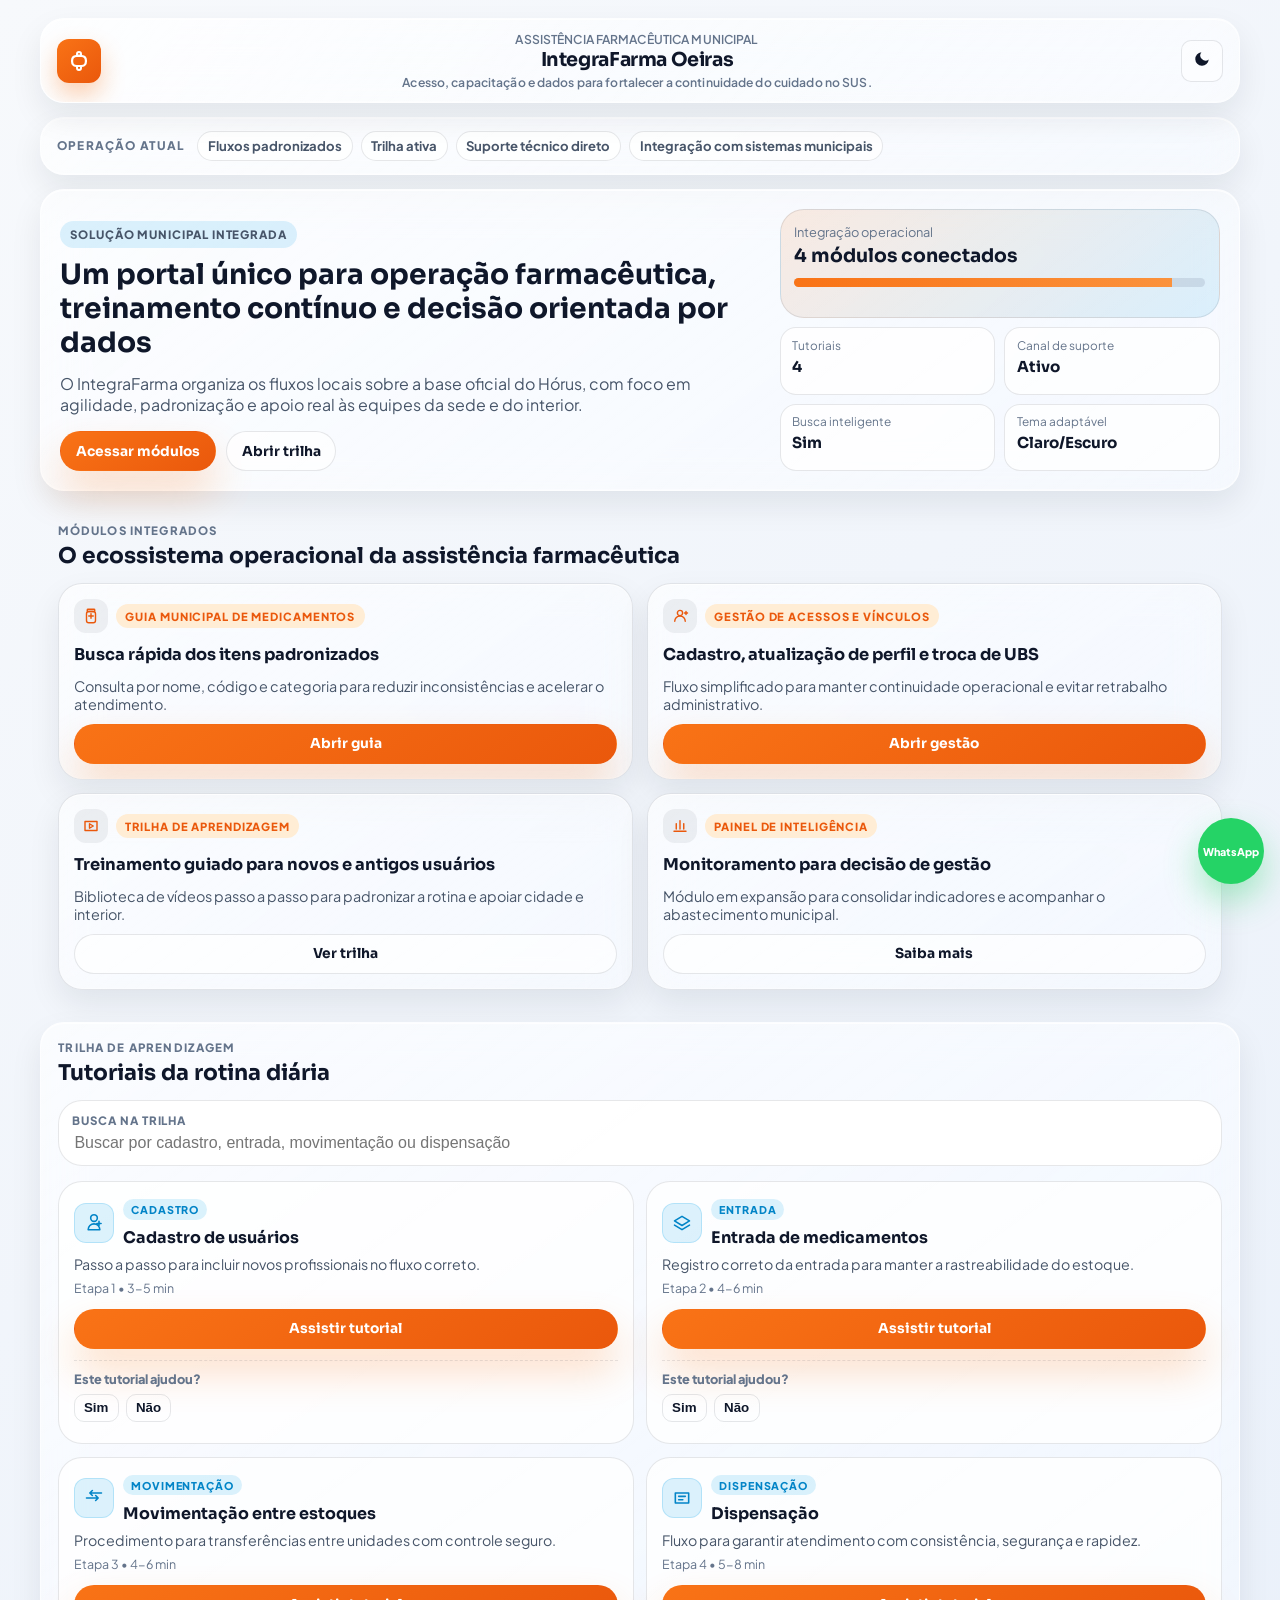
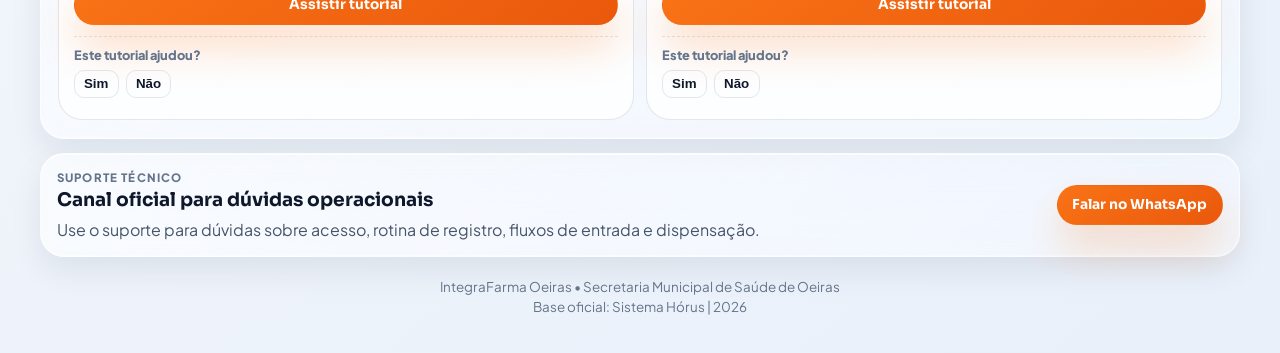
<file: index.html>
<!DOCTYPE html>
<html lang="pt-BR">
<head>
  <meta charset="UTF-8">
  <meta name="viewport" content="width=device-width, initial-scale=1.0">
  <title>IntegraFarma Oeiras | Acesso, Capacitação e Dados</title>
  <meta name="description" content="Portal municipal IntegraFarma Oeiras: guia de medicamentos, gestão de acessos, trilha de aprendizagem e inteligência de dados para assistência farmacêutica.">
  <meta name="theme-color" content="#f97316">
  <link rel="preconnect" href="https://fonts.googleapis.com">
  <link rel="preconnect" href="https://fonts.gstatic.com" crossorigin>
  <link href="https://fonts.googleapis.com/css2?family=Plus+Jakarta+Sans:wght@400;500;600;700;800&family=Sora:wght@500;600;700;800&display=swap" rel="stylesheet">
  <link rel="stylesheet" href="assets/css/styles.css?v=2.2.0">
  <script>
    (function initThemeEarly() {
      var key = "integrafarma_theme";
      var legacy = "theme";
      var saved = localStorage.getItem(key) || localStorage.getItem(legacy);
      if (saved === "dark" || (!saved && window.matchMedia && window.matchMedia("(prefers-color-scheme: dark)").matches)) {
        document.documentElement.setAttribute("data-theme", "dark");
      }
    }());
  </script>
</head>
<body>
  <div class="background-shapes" aria-hidden="true">
    <div class="shape shape-1"></div>
    <div class="shape shape-2"></div>
    <div class="shape shape-3"></div>
  </div>
  <div class="bg-particles" aria-hidden="true"></div>

  <div class="page-wrapper">
    <header class="header catalog-header card-surface reveal" data-reveal>
      <div class="brand-area brand-block">
        <div class="brand-icon" aria-hidden="true">
          <svg viewBox="0 0 24 24">
            <path d="M12 2a3 3 0 0 0-3 3v1.1A5.5 5.5 0 0 0 4 11.5v1a5.5 5.5 0 0 0 5 5.4V19a3 3 0 0 0 6 0v-1.1a5.5 5.5 0 0 0 5-5.4v-1A5.5 5.5 0 0 0 15 6.1V5a3 3 0 0 0-3-3Zm-1 3a1 1 0 1 1 2 0v.5h-2V5Zm-4.8 6.5A3.5 3.5 0 0 1 9.7 8h4.6a3.5 3.5 0 0 1 3.5 3.5v1a3.5 3.5 0 0 1-3.5 3.5H9.7a3.5 3.5 0 0 1-3.5-3.5v-1ZM11 19v-1h2v1a1 1 0 1 1-2 0Z"></path>
          </svg>
        </div>
        <div class="brand-text">
          <p class="eyebrow">Assistência Farmacêutica Municipal</p>
          <h1>IntegraFarma Oeiras</h1>
          <p class="subtitle">Acesso, capacitação e dados para fortalecer a continuidade do cuidado no SUS.</p>
        </div>
      </div>
      <button id="themeToggle" class="theme-btn" type="button" aria-label="Alternar tema">
        <span class="theme-icon moon" aria-hidden="true">
          <svg viewBox="0 0 24 24">
            <path d="M21 12.8A9 9 0 1 1 11.2 3a7 7 0 0 0 9.8 9.8Z"></path>
          </svg>
        </span>
        <span class="theme-icon sun" aria-hidden="true">
          <svg viewBox="0 0 24 24">
            <path d="M12 4.8a1 1 0 0 1 1 1V7a1 1 0 1 1-2 0V5.8a1 1 0 0 1 1-1Zm0 12.2a1 1 0 0 1 1 1v1.2a1 1 0 1 1-2 0V18a1 1 0 0 1 1-1Zm7.2-6a1 1 0 0 1 1 1 1 1 0 0 1-1 1H18a1 1 0 1 1 0-2h1.2ZM6 12a1 1 0 0 1-1 1H3.8a1 1 0 1 1 0-2H5a1 1 0 0 1 1 1Zm10.09-5.09a1 1 0 0 1 1.42 0l.86.85a1 1 0 1 1-1.42 1.42l-.85-.86a1 1 0 0 1 0-1.41ZM6.33 16.66a1 1 0 0 1 1.42 0l.85.86a1 1 0 1 1-1.41 1.41l-.86-.85a1 1 0 0 1 0-1.42Zm12.04 1.42a1 1 0 0 1-1.42 0l-.86-.85a1 1 0 0 1 1.42-1.42l.85.86a1 1 0 0 1 0 1.41ZM7.76 7.76a1 1 0 0 1-1.41 0l-.86-.85a1 1 0 0 1 1.42-1.42l.85.86a1 1 0 0 1 0 1.41ZM12 8.6a3.4 3.4 0 1 1 0 6.8 3.4 3.4 0 0 1 0-6.8Z"></path>
          </svg>
        </span>
        <span id="themeLabel">Tema</span>
      </button>
    </header>

    <section class="status-strip card-surface reveal" data-reveal>
      <p class="strip-label">Operação atual</p>
      <div class="strip-items">
        <span>Fluxos padronizados</span>
        <span>Trilha ativa</span>
        <span>Suporte técnico direto</span>
        <span>Integração com sistemas municipais</span>
      </div>
    </section>

    <section class="hero card-surface reveal" data-reveal>
      <div class="hero-copy">
        <p class="chip">Solução municipal integrada</p>
        <h2>Um portal único para operação farmacêutica, treinamento contínuo e decisão orientada por dados</h2>
        <p>O IntegraFarma organiza os fluxos locais sobre a base oficial do Hórus, com foco em agilidade, padronização e apoio real às equipes da sede e do interior.</p>
        <div class="hero-actions">
          <a href="#modulos" class="btn btn-primary">Acessar módulos</a>
          <a href="#tutorials" class="btn btn-secondary">Abrir trilha</a>
        </div>
      </div>
      <aside class="hero-board" aria-label="Resumo visual do portal">
        <article class="board-main">
          <p>Integração operacional</p>
          <strong>4 módulos conectados</strong>
          <div class="board-bar"><span style="width: 92%"></span></div>
        </article>
        <div class="board-grid">
          <article class="board-mini"><p>Tutoriais</p><strong>4</strong></article>
          <article class="board-mini"><p>Canal de suporte</p><strong>Ativo</strong></article>
          <article class="board-mini"><p>Busca inteligente</p><strong>Sim</strong></article>
          <article class="board-mini"><p>Tema adaptável</p><strong>Claro/Escuro</strong></article>
        </div>
      </aside>
    </section>

    <section id="modulos" class="modules reveal" data-reveal>
      <div class="section-head">
        <p class="section-eyebrow">Módulos integrados</p>
        <h3>O ecossistema operacional da assistência farmacêutica</h3>
      </div>
      <div class="module-grid">
        <article class="module-card card-surface" data-tags="medicamentos guia catalogo padronizados busca">
          <div class="module-top">
            <span class="module-icon" aria-hidden="true">
              <svg viewBox="0 0 24 24">
                <rect x="7" y="3" width="10" height="3" rx="1"></rect>
                <rect x="6" y="6" width="12" height="15" rx="3"></rect>
                <line x1="9" y1="12" x2="15" y2="12"></line>
                <line x1="12" y1="9" x2="12" y2="15"></line>
              </svg>
            </span>
            <span class="module-badge">Guia Municipal de Medicamentos</span>
          </div>
          <h4>Busca rápida dos itens padronizados</h4>
          <p>Consulta por nome, código e categoria para reduzir inconsistências e acelerar o atendimento.</p>
          <a class="btn btn-primary" href="https://erosbarbosa.github.io/medicamentos/" target="_blank" rel="noopener noreferrer">Abrir guia</a>
        </article>

        <article class="module-card card-surface" data-tags="cadastro acessos vinculos troca ubs perfil">
          <div class="module-top">
            <span class="module-icon" aria-hidden="true">
              <svg viewBox="0 0 24 24">
                <circle cx="12" cy="8" r="3.5"></circle>
                <path d="M5 19a7 7 0 0 1 14 0"></path>
                <path d="M18 8h4m-2-2v4"></path>
              </svg>
            </span>
            <span class="module-badge">Gestão de Acessos e Vínculos</span>
          </div>
          <h4>Cadastro, atualização de perfil e troca de UBS</h4>
          <p>Fluxo simplificado para manter continuidade operacional e evitar retrabalho administrativo.</p>
          <a class="btn btn-primary" href="https://erosbarbosa.github.io/cadastrohorus/formulario/index.html?v=v6.7" target="_blank" rel="noopener noreferrer">Abrir gestão</a>
        </article>

        <article class="module-card card-surface" data-tags="trilha aprendizagem treinamento videos capacitacao">
          <div class="module-top">
            <span class="module-icon" aria-hidden="true">
              <svg viewBox="0 0 24 24">
                <path d="M4 6h16v12H4z"></path>
                <path d="m10 9 5 3-5 3Z"></path>
              </svg>
            </span>
            <span class="module-badge">Trilha de Aprendizagem</span>
          </div>
          <h4>Treinamento guiado para novos e antigos usuários</h4>
          <p>Biblioteca de vídeos passo a passo para padronizar a rotina e apoiar cidade e interior.</p>
          <a class="btn btn-secondary" href="#tutorials">Ver trilha</a>
        </article>

        <article class="module-card card-surface" data-tags="painel inteligencia dados dashboard monitoramento">
          <div class="module-top">
            <span class="module-icon" aria-hidden="true">
              <svg viewBox="0 0 24 24">
                <path d="M4 19h16"></path>
                <path d="M7 16V9"></path>
                <path d="M12 16V5"></path>
                <path d="M17 16v-7"></path>
              </svg>
            </span>
            <span class="module-badge">Painel de Inteligência</span>
          </div>
          <h4>Monitoramento para decisão de gestão</h4>
          <p>Módulo em expansão para consolidar indicadores e acompanhar o abastecimento municipal.</p>
          <button id="openPanelModal" class="btn btn-secondary" type="button">Saiba mais</button>
        </article>
      </div>
    </section>

    <section id="tutorials" class="tutorials card-surface reveal" data-reveal>
      <div class="section-head">
        <p class="section-eyebrow">Trilha de aprendizagem</p>
        <h3>Tutoriais da rotina diária</h3>
      </div>
      <label class="search-field" for="tutorialSearch">
        <span aria-hidden="true">Busca na trilha</span>
        <input type="text" id="tutorialSearch" placeholder="Buscar por cadastro, entrada, movimentação ou dispensação">
      </label>

      <div id="tutorialGrid" class="tutorial-grid">
        <article class="tutorial-card" data-tags="cadastro novo usuário acesso perfil">
          <div class="tutorial-head">
            <div class="tutorial-title">
              <span class="tutorial-svg" aria-hidden="true">
                <svg viewBox="0 0 24 24">
                  <path d="M12 2a4 4 0 1 1 0 8 4 4 0 0 1 0-8Zm-7 18a7 7 0 0 1 14 0H5Zm10.5-7.5h5m-2.5-2.5v5"></path>
                </svg>
              </span>
              <div>
                <span class="tutorial-tag">Cadastro</span>
                <h4>Cadastro de usuários</h4>
              </div>
            </div>
            <p>Passo a passo para incluir novos profissionais no fluxo correto.</p>
            <small class="tutorial-meta" data-tutorial-meta="cadastro">Duração e link em atualização.</small>
          </div>
          <div class="tutorial-actions">
            <button class="btn btn-primary" type="button" data-open-tutorial="cadastro">Assistir tutorial</button>
            <div class="feedback-block">
              <p>Este tutorial ajudou?</p>
              <div class="feedback-buttons">
                <button type="button" data-feedback="yes" data-tutorial="cadastro">Sim</button>
                <button type="button" data-feedback="no" data-tutorial="cadastro">Não</button>
              </div>
              <small id="feedbackCount-cadastro" hidden></small>
            </div>
          </div>
        </article>

        <article class="tutorial-card" data-tags="entrada medicamentos estoque recebimento">
          <div class="tutorial-head">
            <div class="tutorial-title">
              <span class="tutorial-svg" aria-hidden="true">
                <svg viewBox="0 0 24 24">
                  <path d="M3 9.5 12 4l9 5.5-9 5.5-9-5.5Zm0 5 9 5.5 9-5.5"></path>
                </svg>
              </span>
              <div>
                <span class="tutorial-tag">Entrada</span>
                <h4>Entrada de medicamentos</h4>
              </div>
            </div>
            <p>Registro correto da entrada para manter a rastreabilidade do estoque.</p>
            <small class="tutorial-meta" data-tutorial-meta="entrada">Duração e link em atualização.</small>
          </div>
          <div class="tutorial-actions">
            <button class="btn btn-primary" type="button" data-open-tutorial="entrada">Assistir tutorial</button>
            <div class="feedback-block">
              <p>Este tutorial ajudou?</p>
              <div class="feedback-buttons">
                <button type="button" data-feedback="yes" data-tutorial="entrada">Sim</button>
                <button type="button" data-feedback="no" data-tutorial="entrada">Não</button>
              </div>
              <small id="feedbackCount-entrada" hidden></small>
            </div>
          </div>
        </article>

        <article class="tutorial-card" data-tags="movimentação transferência unidades almoxarifado">
          <div class="tutorial-head">
            <div class="tutorial-title">
              <span class="tutorial-svg" aria-hidden="true">
                <svg viewBox="0 0 24 24">
                  <path d="M3 12h14m0 0-3-3m3 3-3 3M21 6H7m0 0 3-3M7 6l3 3"></path>
                </svg>
              </span>
              <div>
                <span class="tutorial-tag">Movimentação</span>
                <h4>Movimentação entre estoques</h4>
              </div>
            </div>
            <p>Procedimento para transferências entre unidades com controle seguro.</p>
            <small class="tutorial-meta" data-tutorial-meta="movimentacao">Duração e link em atualização.</small>
          </div>
          <div class="tutorial-actions">
            <button class="btn btn-primary" type="button" data-open-tutorial="movimentacao">Assistir tutorial</button>
            <div class="feedback-block">
              <p>Este tutorial ajudou?</p>
              <div class="feedback-buttons">
                <button type="button" data-feedback="yes" data-tutorial="movimentacao">Sim</button>
                <button type="button" data-feedback="no" data-tutorial="movimentacao">Não</button>
              </div>
              <small id="feedbackCount-movimentacao" hidden></small>
            </div>
          </div>
        </article>

        <article class="tutorial-card" data-tags="dispensação paciente receita atendimento">
          <div class="tutorial-head">
            <div class="tutorial-title">
              <span class="tutorial-svg" aria-hidden="true">
                <svg viewBox="0 0 24 24">
                  <path d="M4 6h16v12H4zM8 10h8m-8 4h5"></path>
                </svg>
              </span>
              <div>
                <span class="tutorial-tag">Dispensação</span>
                <h4>Dispensação</h4>
              </div>
            </div>
            <p>Fluxo para garantir atendimento com consistência, segurança e rapidez.</p>
            <small class="tutorial-meta" data-tutorial-meta="dispensacao">Duração e link em atualização.</small>
          </div>
          <div class="tutorial-actions">
            <button class="btn btn-primary" type="button" data-open-tutorial="dispensacao">Assistir tutorial</button>
            <div class="feedback-block">
              <p>Este tutorial ajudou?</p>
              <div class="feedback-buttons">
                <button type="button" data-feedback="yes" data-tutorial="dispensacao">Sim</button>
                <button type="button" data-feedback="no" data-tutorial="dispensacao">Não</button>
              </div>
              <small id="feedbackCount-dispensacao" hidden></small>
            </div>
          </div>
        </article>
      </div>
    </section>

    <section class="support card-surface reveal" data-reveal>
      <div class="support-content">
        <p class="section-eyebrow">Suporte técnico</p>
        <h3>Canal oficial para dúvidas operacionais</h3>
        <p>Use o suporte para dúvidas sobre acesso, rotina de registro, fluxos de entrada e dispensação.</p>
      </div>
      <a class="btn btn-primary support-btn" href="https://wa.me/5589994350078" target="_blank" rel="noopener noreferrer" aria-label="Abrir suporte no WhatsApp">
        Falar no WhatsApp
      </a>
    </section>

    <footer class="footer page-footer reveal" data-reveal>
      <p>IntegraFarma Oeiras • Secretaria Municipal de Saúde de Oeiras</p>
      <p>Base oficial: Sistema Hórus | <span id="currentYear"></span></p>
    </footer>
  </div>

  <a href="https://wa.me/5589994350078" class="floating-whatsapp" target="_blank" rel="noopener noreferrer" aria-label="Abrir suporte técnico no WhatsApp">
    <span aria-hidden="true">WhatsApp</span>
  </a>

  <div id="feedbackToast" class="feedback-toast hidden" role="status" aria-live="polite"></div>

  <div id="videoModal" class="modal hidden" role="dialog" aria-modal="true" aria-labelledby="videoModalTitle">
    <div class="modal-content card-surface" role="document">
      <div class="modal-head">
        <h4 id="videoModalTitle">Tutorial</h4>
        <button id="closeVideoModal" type="button" aria-label="Fechar tutorial">Fechar</button>
      </div>
      <p id="videoModalMeta" class="modal-meta">Treinamento Hórus • Conteúdo guiado</p>
      <div class="video-frame">
        <iframe id="videoPlayer" title="Player de tutorial" src="" allow="accelerometer; autoplay; clipboard-write; encrypted-media; gyroscope; picture-in-picture; web-share" allowfullscreen></iframe>
      </div>
      <p class="modal-help">Pressione ESC para fechar.</p>
    </div>
  </div>

  <div id="panelModal" class="modal hidden" role="dialog" aria-modal="true" aria-labelledby="panelModalTitle">
    <div class="modal-content card-surface panel-modal" role="document">
      <div class="modal-head">
        <h4 id="panelModalTitle">Painel de Inteligência</h4>
        <button id="closePanelModal" type="button" aria-label="Fechar modal">Fechar</button>
      </div>
      <p>Este módulo está em expansão para consolidar indicadores operacionais e assistenciais em uma visão única de gestão.</p>
      <p>Enquanto isso, os dados continuam sendo acompanhados pelos dashboards oficiais já publicados pela equipe municipal.</p>
    </div>
  </div>

  <script src="assets/js/app.js?v=2.2.0" defer></script>
</body>
</html>
</file>
<file: assets/css/styles.css>
:root {
  --brand: #f97316;
  --brand-strong: #ea580c;
  --brand-soft: #ffedd5;
  --brand-glow: rgba(249, 115, 22, 0.24);
  --ok: #10b981;
  --ok-soft: rgba(16, 185, 129, 0.16);
  --info: #0ea5e9;
  --info-soft: rgba(14, 165, 233, 0.16);
  --whatsapp: #25d366;

  --bg-start: #f7f9fc;
  --bg-mid: #f1f5fb;
  --bg-end: #e9f0fa;
  --surface-main: rgba(255, 255, 255, 0.78);
  --surface-card: rgba(255, 255, 255, 0.95);
  --surface-input: rgba(255, 255, 255, 0.95);
  --glass-border: rgba(255, 255, 255, 0.55);
  --border-soft: rgba(15, 23, 42, 0.1);
  --border-strong: rgba(15, 23, 42, 0.18);
  --text-main: #0f172a;
  --text-muted: #475569;
  --text-soft: #64748b;

  --radius-xs: 8px;
  --radius-sm: 12px;
  --radius-md: 16px;
  --radius-lg: 24px;
  --radius-xl: 30px;
  --radius-pill: 999px;

  --shadow-soft: 0 14px 32px rgba(15, 23, 42, 0.08);
  --shadow-mid: 0 24px 48px rgba(15, 23, 42, 0.12);
  --shadow-brand: 0 22px 40px rgba(249, 115, 22, 0.24);

  --font-body: "Plus Jakarta Sans", "Segoe UI", sans-serif;
  --font-heading: "Sora", "Plus Jakarta Sans", sans-serif;

  --ease-standard: cubic-bezier(0.2, 0.8, 0.2, 1);
  --ease-bounce: cubic-bezier(0.34, 1.56, 0.64, 1);
}

:root[data-theme="dark"] {
  --bg-start: #0b1220;
  --bg-mid: #14253a;
  --bg-end: #1e293b;
  --surface-main: rgba(15, 23, 42, 0.7);
  --surface-card: rgba(15, 23, 42, 0.9);
  --surface-input: rgba(30, 41, 59, 0.9);
  --glass-border: rgba(148, 163, 184, 0.24);
  --border-soft: rgba(148, 163, 184, 0.22);
  --border-strong: rgba(148, 163, 184, 0.44);
  --text-main: #f8fafc;
  --text-muted: #cbd5e1;
  --text-soft: #94a3b8;
  --shadow-soft: 0 10px 30px rgba(2, 6, 23, 0.45);
  --shadow-mid: 0 24px 52px rgba(2, 6, 23, 0.58);
  --brand-soft: rgba(249, 115, 22, 0.15);
}

* {
  box-sizing: border-box;
}

html,
body {
  margin: 0;
  padding: 0;
}

body {
  min-height: 100vh;
  font-family: var(--font-body);
  color: var(--text-main);
  background: linear-gradient(140deg, var(--bg-start) 0%, var(--bg-mid) 44%, var(--bg-end) 100%);
  -webkit-font-smoothing: antialiased;
  text-rendering: optimizeLegibility;
  position: relative;
  overflow-x: hidden;
  transition: background 0.3s var(--ease-standard), color 0.3s var(--ease-standard);
}

body::before {
  content: "";
  position: fixed;
  inset: 0;
  background-image: radial-gradient(circle at 1px 1px, rgba(148, 163, 184, 0.14) 1px, transparent 0);
  background-size: 18px 18px;
  opacity: 0;
  pointer-events: none;
  z-index: -3;
}

.bg-particles {
  display: none;
}

.background-shapes {
  display: none;
}

.shape {
  position: absolute;
  border-radius: 999px;
  filter: blur(90px);
  opacity: 0.3;
  animation: floatAmbient 16s ease-in-out infinite alternate;
}

.shape-1 {
  width: 420px;
  height: 420px;
  top: -120px;
  left: -140px;
  background: rgba(249, 115, 22, 0.48);
}

.shape-2 {
  width: 360px;
  height: 360px;
  right: -120px;
  bottom: 10%;
  background: rgba(34, 197, 94, 0.4);
  animation-delay: -6s;
}

.shape-3 {
  width: 280px;
  height: 280px;
  top: 42%;
  left: 20%;
  background: rgba(249, 115, 22, 0.22);
  animation-delay: -11s;
}

.page-wrapper {
  width: min(1200px, calc(100% - 28px));
  margin: 0 auto;
  padding: 18px 0 28px;
  display: flex;
  flex-direction: column;
  gap: 14px;
  position: relative;
  z-index: 1;
}

.card-surface {
  border: 1px solid rgba(255, 255, 255, 0.62);
  border-radius: var(--radius-lg);
  background: linear-gradient(145deg, rgba(255, 255, 255, 0.66), rgba(255, 255, 255, 0.4));
  backdrop-filter: blur(20px) saturate(165%);
  -webkit-backdrop-filter: blur(20px) saturate(165%);
  box-shadow: var(--shadow-soft), inset 0 1px 0 rgba(255, 255, 255, 0.8), inset 0 -1px 0 rgba(255, 255, 255, 0.36);
}

:root[data-theme="dark"] .card-surface {
  border-color: rgba(148, 163, 184, 0.36);
  background: linear-gradient(145deg, rgba(30, 41, 59, 0.72), rgba(15, 23, 42, 0.62));
  box-shadow: var(--shadow-soft), inset 0 1px 0 rgba(148, 163, 184, 0.24), inset 0 -1px 0 rgba(15, 23, 42, 0.55);
}

.reveal {
  opacity: 0;
  transform: translateY(18px) scale(0.98);
  transition: opacity 0.5s var(--ease-standard), transform 0.5s var(--ease-standard);
}

.reveal.reveal-visible {
  opacity: 1;
  transform: translateY(0) scale(1);
}

.header,
.catalog-header {
  position: sticky;
  top: 14px;
  z-index: 40;
  padding: 12px 16px;
  display: flex;
  align-items: center;
  justify-content: space-between;
  gap: 14px;
  overflow: hidden;
}

.header::before,
.catalog-header::before {
  content: "";
  position: absolute;
  inset: 0;
  background: linear-gradient(120deg, rgba(255, 255, 255, 0.42), rgba(255, 255, 255, 0.08) 45%, rgba(255, 255, 255, 0.28));
  pointer-events: none;
  z-index: 0;
}

.header > *,
.catalog-header > * {
  position: relative;
  z-index: 1;
}

.brand-area,
.brand-block {
  position: relative;
  display: flex;
  align-items: center;
  justify-content: center;
  gap: 0;
  min-width: 0;
  flex: 1;
  padding: 0 6px 0 56px;
}

.brand-icon {
  width: 44px;
  height: 44px;
  border-radius: 12px;
  color: #fff;
  display: inline-flex;
  align-items: center;
  justify-content: center;
  background: linear-gradient(140deg, var(--brand), var(--brand-strong));
  box-shadow: 0 12px 24px rgba(249, 115, 22, 0.33);
  position: absolute;
  left: 0;
  top: 50%;
  transform: translateY(-50%);
  flex-shrink: 0;
}

.brand-icon svg {
  width: 24px;
  fill: currentColor;
}

.brand-text {
  text-align: center;
  width: 100%;
  min-width: 0;
}

.brand-text .eyebrow {
  margin: 0;
  color: var(--text-soft);
  font-size: 0.76rem;
  text-transform: uppercase;
  letter-spacing: 0.01em;
  font-weight: 600;
}

.brand-text h1 {
  margin: 0;
  font-family: var(--font-heading);
  font-size: clamp(1rem, 2vw, 1.2rem);
  letter-spacing: -0.02em;
  font-weight: 700;
}

.brand-text .subtitle {
  margin: 2px 0 0;
  color: var(--text-soft);
  font-size: 0.76rem;
  font-weight: 600;
  letter-spacing: 0.01em;
  text-align: center;
}

.theme-btn {
  border: 1px solid var(--border-soft);
  border-radius: 10px;
  width: 42px;
  height: 42px;
  padding: 0 0.78rem;
  display: inline-flex;
  align-items: center;
  justify-content: center;
  gap: 0;
  background: rgba(255, 255, 255, 0.46);
  color: var(--text-main);
  cursor: pointer;
  position: relative;
  transition: transform 0.25s var(--ease-bounce), background 0.25s var(--ease-standard), border-color 0.25s var(--ease-standard);
}

:root[data-theme="dark"] .theme-btn {
  background: rgba(15, 23, 42, 0.72);
}

.theme-btn:hover {
  transform: translateY(-2px) rotate(8deg);
  border-color: var(--border-strong);
}

.theme-btn:focus-visible {
  outline: 3px solid var(--brand-glow);
  outline-offset: 2px;
}

.theme-icon {
  position: absolute;
  transition: opacity 0.2s var(--ease-standard), transform 0.2s var(--ease-standard);
}

.theme-icon svg {
  width: 18px;
  fill: currentColor;
}

.theme-icon.sun {
  opacity: 0;
  transform: scale(0.7);
}

:root[data-theme="dark"] .theme-icon.sun {
  opacity: 1;
  transform: scale(1);
}

:root[data-theme="dark"] .theme-icon.moon {
  opacity: 0;
  transform: scale(0.7);
}

#themeLabel {
  display: none;
}

.status-strip {
  padding: 0.8rem 1rem;
  display: flex;
  align-items: center;
  gap: 0.8rem;
  overflow: hidden;
}

.strip-label {
  margin: 0;
  font-size: 0.74rem;
  font-weight: 800;
  text-transform: uppercase;
  letter-spacing: 0.1em;
  color: var(--text-soft);
  white-space: nowrap;
}

.strip-items {
  display: flex;
  gap: 0.5rem;
  flex-wrap: wrap;
}

.strip-items span {
  border: 1px solid var(--border-soft);
  border-radius: var(--radius-pill);
  padding: 0.35rem 0.6rem;
  font-size: 0.82rem;
  font-weight: 700;
  color: var(--text-muted);
  background: var(--surface-main);
}

.hero {
  padding: 1.2rem;
  display: grid;
  grid-template-columns: 1.6fr 1fr;
  gap: 0.95rem;
  align-items: stretch;
}

.chip {
  margin: 0;
  width: fit-content;
  padding: 0.36rem 0.62rem;
  border-radius: var(--radius-pill);
  font-size: 0.72rem;
  text-transform: uppercase;
  letter-spacing: 0.08em;
  font-weight: 800;
  color: #0284c7;
  background: rgba(14, 165, 233, 0.14);
}

:root[data-theme="dark"] .chip {
  color: #7dd3fc;
}

.hero-copy h2 {
  margin: 0.6rem 0 0;
  font-family: var(--font-heading);
  font-size: clamp(1.38rem, 2.2vw, 2.1rem);
  line-height: 1.22;
}

.hero-copy p {
  margin: 0.78rem 0 0;
  color: var(--text-muted);
  max-width: 64ch;
}

.hero-actions {
  margin-top: 1rem;
  display: flex;
  flex-wrap: wrap;
  gap: 0.65rem;
}

.hero-board {
  display: grid;
  gap: 0.58rem;
}

.board-main {
  border: 1px solid var(--border-soft);
  border-radius: var(--radius-lg);
  background: linear-gradient(140deg, rgba(249, 115, 22, 0.12), rgba(14, 165, 233, 0.12));
  padding: 0.86rem;
}

.board-main p {
  margin: 0;
  color: var(--text-soft);
  font-size: 0.8rem;
}

.board-main strong {
  margin-top: 0.26rem;
  display: block;
  font-size: 1.18rem;
  font-family: var(--font-heading);
}

.board-bar {
  margin-top: 0.7rem;
  border-radius: 999px;
  height: 9px;
  background: rgba(148, 163, 184, 0.3);
  overflow: hidden;
}

.board-bar span {
  display: block;
  height: 100%;
  background: linear-gradient(90deg, var(--brand), #fb923c);
}

.board-grid {
  display: grid;
  grid-template-columns: repeat(2, minmax(0, 1fr));
  gap: 0.58rem;
}

.board-mini {
  border: 1px solid var(--border-soft);
  border-radius: var(--radius-md);
  background: var(--surface-main);
  padding: 0.6rem 0.7rem;
}

.board-mini p {
  margin: 0;
  color: var(--text-soft);
  font-size: 0.74rem;
}

.board-mini strong {
  display: block;
  margin-top: 0.24rem;
  font-family: var(--font-heading);
  font-size: 0.95rem;
}

.modules {
  padding: 1.1rem;
}

.section-head {
  margin-bottom: 0.9rem;
}

.section-eyebrow {
  margin: 0;
  color: var(--text-soft);
  font-size: 0.72rem;
  text-transform: uppercase;
  letter-spacing: 0.1em;
  font-weight: 800;
}

.section-head h3 {
  margin: 0.24rem 0 0;
  font-family: var(--font-heading);
  font-size: clamp(1.05rem, 1.7vw, 1.4rem);
}

.module-grid {
  display: grid;
  grid-template-columns: repeat(2, minmax(0, 1fr));
  gap: 0.82rem;
}

.module-card {
  position: relative;
  overflow: hidden;
  padding: 0.95rem;
  border: 1px solid var(--border-soft);
  border-radius: var(--radius-lg);
  display: grid;
  gap: 0.7rem;
  transition: transform 0.28s var(--ease-bounce), box-shadow 0.28s var(--ease-standard), border-color 0.28s var(--ease-standard);
}

.module-card::after {
  content: "";
  position: absolute;
  inset: auto -40% -55% auto;
  width: 200px;
  height: 200px;
  background: radial-gradient(circle, rgba(249, 115, 22, 0.14), transparent 70%);
  pointer-events: none;
}

.module-card:hover {
  transform: translateY(-4px);
  border-color: rgba(249, 115, 22, 0.28);
  box-shadow: var(--shadow-mid);
}

.module-top {
  display: flex;
  align-items: center;
  gap: 0.52rem;
}

.module-icon {
  width: 34px;
  height: 34px;
  border-radius: 12px;
  display: grid;
  place-items: center;
  background: rgba(15, 23, 42, 0.06);
  color: var(--brand-strong);
}

:root[data-theme="dark"] .module-icon {
  background: rgba(148, 163, 184, 0.16);
}

.module-icon svg {
  width: 18px;
  height: 18px;
  fill: none;
  stroke: currentColor;
  stroke-width: 1.9;
  stroke-linecap: round;
  stroke-linejoin: round;
}

.module-badge {
  width: fit-content;
  padding: 0.32rem 0.58rem;
  border-radius: var(--radius-pill);
  background: var(--brand-soft);
  color: var(--brand-strong);
  font-size: 0.7rem;
  text-transform: uppercase;
  letter-spacing: 0.08em;
  font-weight: 800;
}

.module-card h4 {
  margin: 0;
  font-family: var(--font-heading);
  font-size: 1.02rem;
}

.module-card p {
  margin: 0;
  color: var(--text-muted);
  font-size: 0.9rem;
}

.tutorials {
  padding: 1.08rem;
}

.search-field {
  border: 1px solid var(--border-soft);
  border-radius: var(--radius-lg);
  background: var(--surface-input);
  padding: 0.75rem 0.82rem;
  display: grid;
  gap: 0.32rem;
  margin-bottom: 0.95rem;
}

.search-field span {
  color: var(--text-soft);
  font-size: 0.72rem;
  text-transform: uppercase;
  letter-spacing: 0.08em;
  font-weight: 800;
}

.search-field input {
  border: 0;
  outline: none;
  background: transparent;
  color: var(--text-main);
  font-size: 1rem;
}

.tutorial-grid {
  display: grid;
  grid-template-columns: repeat(2, minmax(0, 1fr));
  gap: 0.8rem;
}

.tutorial-card {
  border: 1px solid var(--border-soft);
  border-radius: var(--radius-lg);
  background: var(--surface-main);
  padding: 0.9rem;
  display: grid;
  gap: 0.72rem;
  transition: transform 0.28s var(--ease-bounce), border-color 0.28s var(--ease-standard);
}

.tutorial-card:hover {
  transform: translateY(-3px);
  border-color: rgba(14, 165, 233, 0.35);
}

.tutorial-card.is-hidden {
  display: none;
}

.tutorial-title {
  display: grid;
  grid-template-columns: auto 1fr;
  align-items: center;
  gap: 0.6rem;
}

.tutorial-svg {
  width: 40px;
  height: 40px;
  border-radius: 12px;
  display: grid;
  place-items: center;
  background: rgba(14, 165, 233, 0.14);
  border: 1px solid rgba(14, 165, 233, 0.2);
  color: #0284c7;
}

:root[data-theme="dark"] .tutorial-svg {
  color: #7dd3fc;
  background: rgba(14, 165, 233, 0.18);
  border-color: rgba(125, 211, 252, 0.24);
}

.tutorial-svg svg {
  width: 20px;
  height: 20px;
  fill: none;
  stroke: currentColor;
  stroke-width: 1.9;
  stroke-linecap: round;
  stroke-linejoin: round;
}

.tutorial-tag {
  display: inline-flex;
  width: fit-content;
  padding: 0.24rem 0.5rem;
  border-radius: var(--radius-pill);
  background: rgba(14, 165, 233, 0.15);
  color: #0284c7;
  font-size: 0.67rem;
  text-transform: uppercase;
  letter-spacing: 0.08em;
  font-weight: 800;
}

.tutorial-head h4 {
  margin: 0.48rem 0 0;
  font-family: var(--font-heading);
}

.tutorial-head p {
  margin: 0.42rem 0 0;
  color: var(--text-muted);
  font-size: 0.89rem;
}

.tutorial-meta {
  display: inline-block;
  margin-top: 0.45rem;
  color: var(--text-soft);
  font-size: 0.78rem;
}

.tutorial-actions {
  display: grid;
  gap: 0.7rem;
}

.feedback-block {
  border-top: 1px dashed var(--border-soft);
  padding-top: 0.62rem;
}

.feedback-block p {
  margin: 0 0 0.44rem;
  color: var(--text-soft);
  font-size: 0.8rem;
  font-weight: 800;
}

.feedback-buttons {
  display: flex;
  gap: 0.44rem;
}

.feedback-buttons button {
  border: 1px solid var(--border-soft);
  border-radius: 10px;
  background: transparent;
  color: var(--text-main);
  font-weight: 700;
  padding: 0.34rem 0.58rem;
  cursor: pointer;
  transition: border-color 0.24s var(--ease-standard), background 0.24s var(--ease-standard), transform 0.24s var(--ease-bounce);
}

.feedback-buttons button:hover {
  transform: translateY(-1px);
  background: rgba(14, 165, 233, 0.12);
  border-color: rgba(14, 165, 233, 0.36);
}

.feedback-buttons button.active {
  background: rgba(16, 185, 129, 0.14);
  border-color: rgba(16, 185, 129, 0.38);
}

.feedback-block small {
  display: block;
  margin-top: 0.46rem;
  color: var(--text-soft);
}

.support {
  padding: 1rem;
  display: flex;
  justify-content: space-between;
  align-items: center;
  gap: 0.9rem;
}

.support-content h3 {
  margin: 0.22rem 0 0;
  font-family: var(--font-heading);
}

.support-content p:last-child {
  margin: 0.52rem 0 0;
  color: var(--text-muted);
}

.support-btn {
  white-space: nowrap;
}

.footer {
  text-align: center;
  color: var(--text-soft);
  font-size: 0.84rem;
  padding-top: 0.2rem;
}

.page-footer {
  padding-bottom: 0.4rem;
}

.footer p {
  margin: 0.2rem 0;
}

.btn {
  border: 1px solid transparent;
  border-radius: var(--radius-pill);
  display: inline-flex;
  align-items: center;
  justify-content: center;
  min-height: 40px;
  padding: 0.5rem 0.92rem;
  font-size: 0.86rem;
  font-family: var(--font-heading);
  font-weight: 700;
  text-decoration: none;
  cursor: pointer;
  transition: transform 0.24s var(--ease-bounce), box-shadow 0.24s var(--ease-standard), border-color 0.24s var(--ease-standard), background 0.24s var(--ease-standard);
}

.btn:hover {
  transform: translateY(-2px);
}

.btn:focus-visible {
  outline: 3px solid rgba(249, 115, 22, 0.25);
  outline-offset: 2px;
}

.btn-primary {
  color: #fff;
  background: linear-gradient(145deg, var(--brand), var(--brand-strong));
  box-shadow: var(--shadow-brand);
}

.btn-secondary {
  color: var(--text-main);
  border-color: var(--border-soft);
  background: rgba(255, 255, 255, 0.68);
}

:root[data-theme="dark"] .btn-secondary {
  background: rgba(30, 41, 59, 0.72);
}

.floating-whatsapp {
  position: fixed;
  right: 1rem;
  bottom: 1rem;
  z-index: 40;
  width: 66px;
  height: 66px;
  border-radius: 999px;
  display: grid;
  place-items: center;
  text-decoration: none;
  color: #fff;
  background: var(--whatsapp);
  font-size: 0.67rem;
  font-weight: 800;
  box-shadow: 0 16px 34px rgba(37, 211, 102, 0.38);
  transition: transform 0.25s var(--ease-bounce);
}

.floating-whatsapp:hover {
  transform: translateY(-3px) scale(1.03);
}

.modal {
  position: fixed;
  inset: 0;
  z-index: 60;
  background: rgba(2, 6, 23, 0.76);
  display: grid;
  place-items: center;
  padding: 1rem;
}

.modal.hidden {
  display: none;
}

.modal-content {
  width: min(920px, 100%);
  padding: 0.9rem;
}

.panel-modal {
  width: min(680px, 100%);
}

.modal-head {
  display: flex;
  justify-content: space-between;
  align-items: center;
  gap: 0.7rem;
}

.modal-head h4 {
  margin: 0;
  font-family: var(--font-heading);
}

.modal-head button {
  border: 1px solid var(--border-soft);
  border-radius: var(--radius-pill);
  background: transparent;
  color: var(--text-main);
  padding: 0.34rem 0.72rem;
  font-weight: 700;
  cursor: pointer;
}

.modal-meta {
  margin: 0.38rem 0 0;
  color: var(--text-soft);
  font-size: 0.82rem;
}

.video-frame {
  margin-top: 0.78rem;
  border-radius: var(--radius-md);
  overflow: hidden;
  aspect-ratio: 16 / 9;
  background: #0f172a;
}

.video-frame iframe {
  width: 100%;
  height: 100%;
  border: 0;
}

.modal-help {
  margin: 0.56rem 0 0;
  color: var(--text-soft);
  text-align: right;
  font-size: 0.8rem;
}

.feedback-toast {
  position: fixed;
  left: 50%;
  transform: translateX(-50%);
  bottom: 1.1rem;
  z-index: 70;
  padding: 0.6rem 0.9rem;
  border-radius: var(--radius-pill);
  border: 1px solid var(--border-soft);
  background: var(--surface-card);
  box-shadow: var(--shadow-soft);
  font-size: 0.84rem;
  font-weight: 700;
}

.feedback-toast.hidden {
  display: none;
}

@keyframes floatAmbient {
  from {
    transform: translateY(0) scale(1);
  }

  to {
    transform: translateY(-34px) scale(1.08);
  }
}

@media (max-width: 1060px) {
  .hero {
    grid-template-columns: 1fr;
  }
}

@media (max-width: 900px) {
  .module-grid,
  .tutorial-grid {
    grid-template-columns: 1fr;
  }

  .support {
    flex-direction: column;
    align-items: flex-start;
  }
}

@media (max-width: 768px) {
  .page-wrapper {
    width: min(100%, calc(100% - 1rem));
    margin: 0.8rem auto 2.4rem;
  }

  .header {
    position: relative;
    top: 0;
    flex-wrap: wrap;
  }

  .brand-area {
    grid-template-columns: 1fr;
  }

  .brand-icon {
    width: 48px;
    height: 48px;
  }

  .status-strip {
    flex-direction: column;
    align-items: flex-start;
  }

  .theme-btn {
    margin-left: auto;
  }
}

@media (max-width: 480px) {
  .hero,
  .modules,
  .tutorials,
  .support {
    padding: 0.85rem;
  }

  .floating-whatsapp {
    width: 58px;
    height: 58px;
    font-size: 0.6rem;
  }
}
</file>
